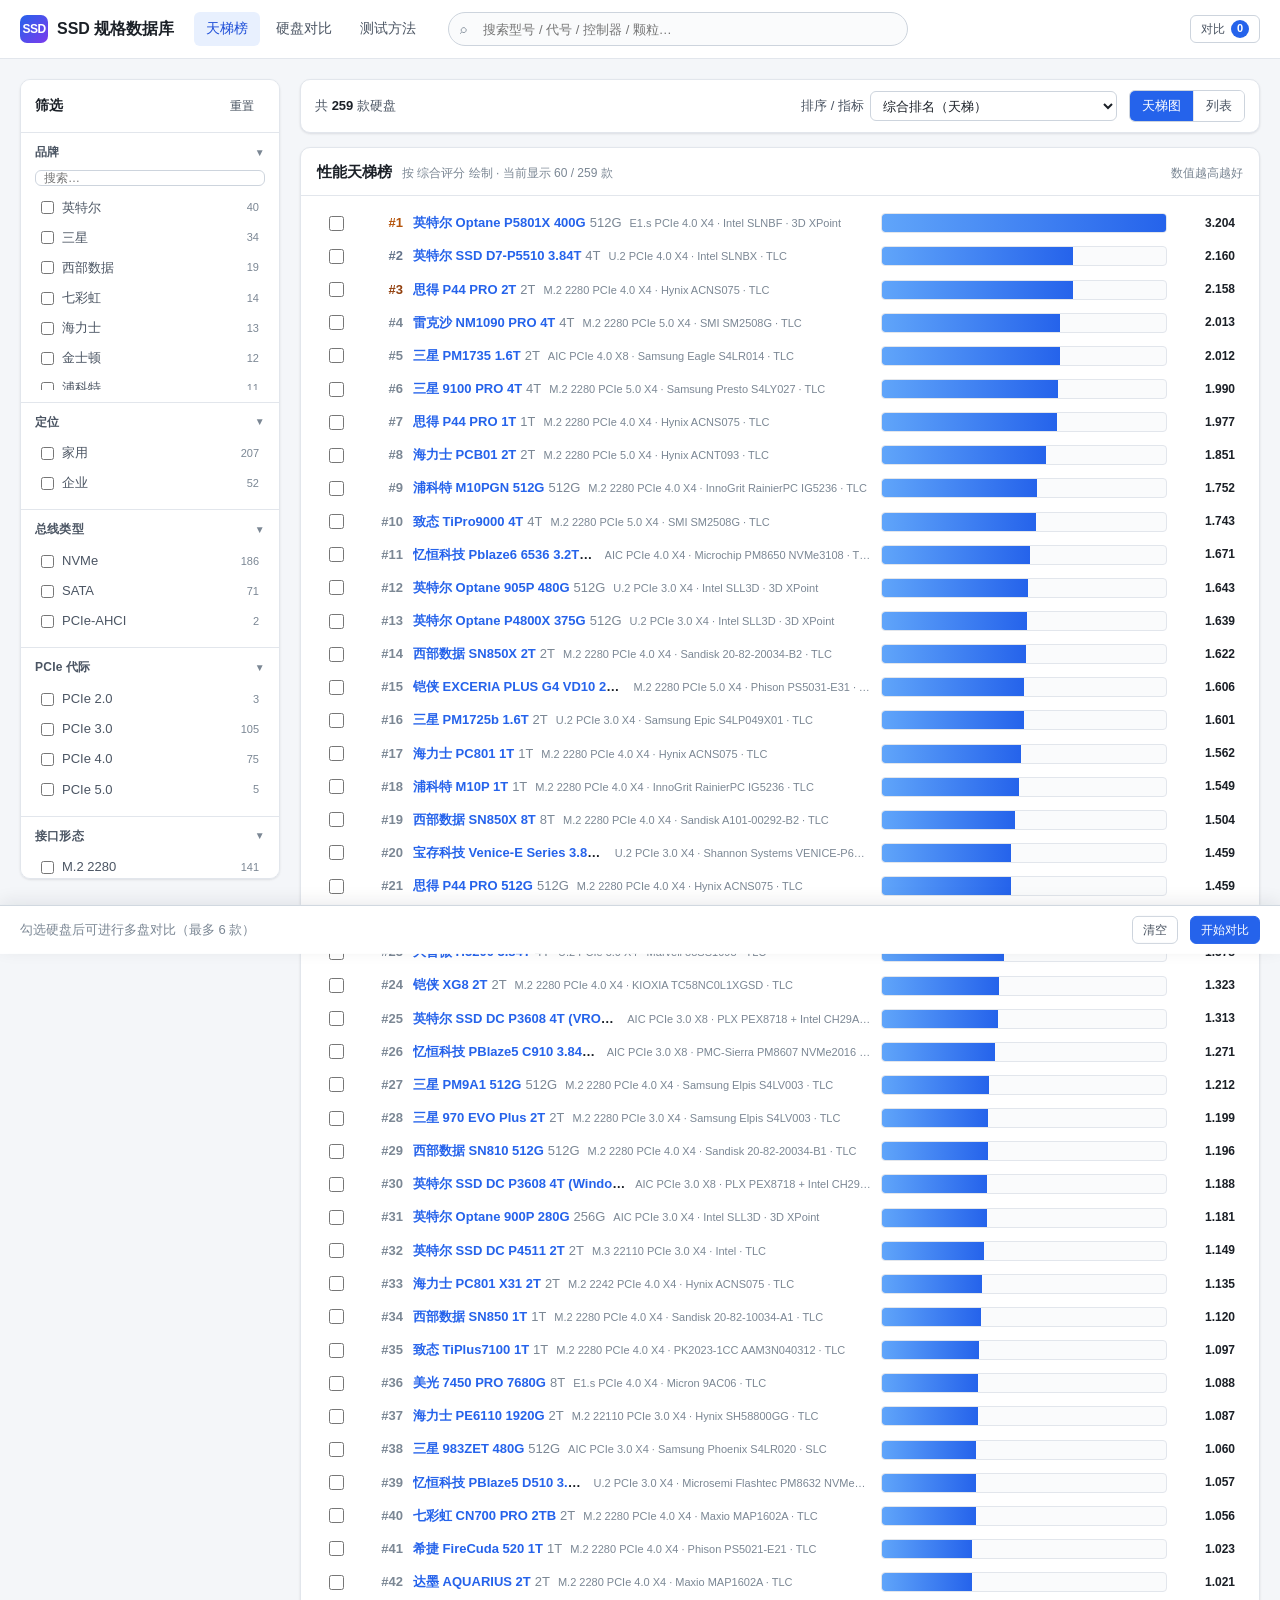
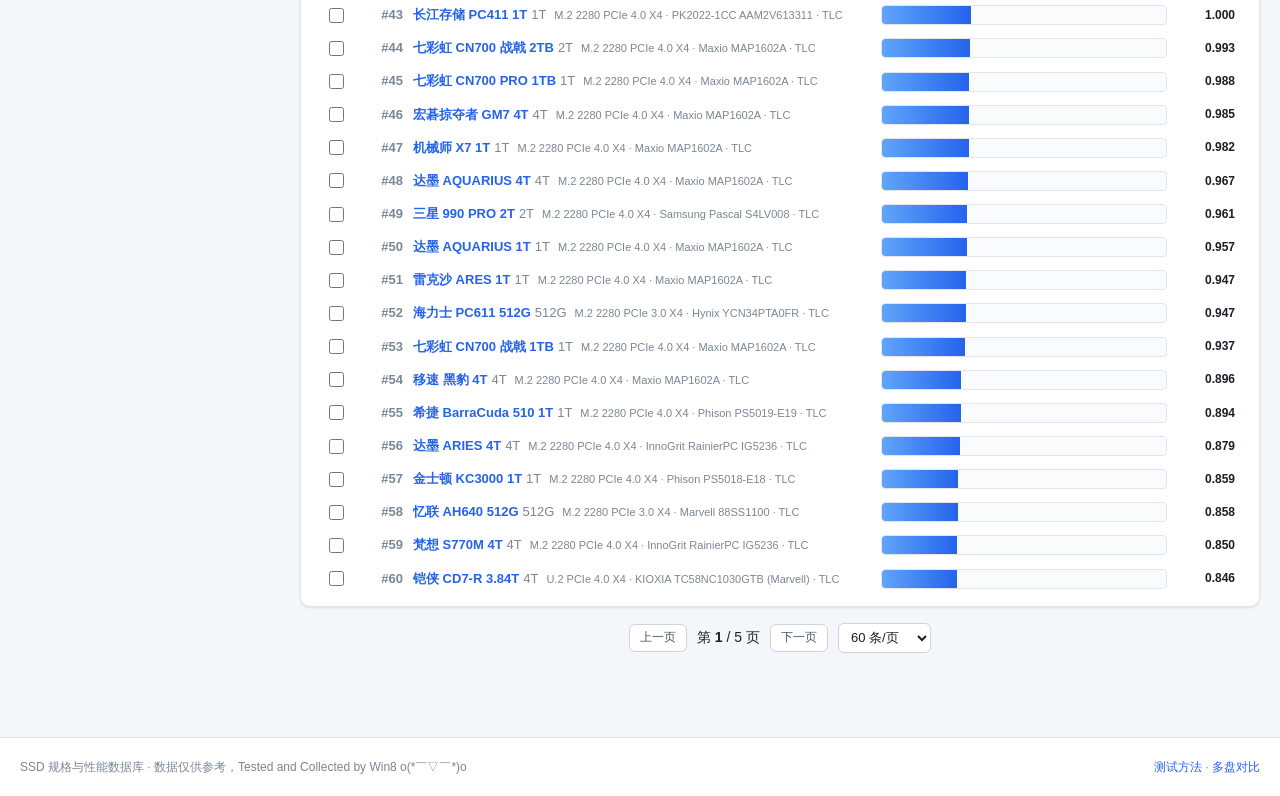
<file: index.html>
<!DOCTYPE html>
<html lang="zh-CN">
<head>
<meta charset="utf-8">
<meta name="viewport" content="width=device-width, initial-scale=1">
<title>SSD 规格与性能数据库 · 固态硬盘天梯榜</title>
<meta name="description" content="收录 250+ 款固态硬盘的完整规格与实测跑分，支持按品牌、接口、容量、颗粒筛选，多盘横向对比。">
<link rel="stylesheet" href="assets/css/style.css">
</head>
<body>

<header class="site-header" data-header></header>

<div class="container">
  <div class="layout">
    <!-- ---------------- 筛选侧栏（宽屏常驻；≤1000px 才变成抽屉） ---------------- -->
    <aside>
      <div class="filters" id="filters">
        <div class="filters-head">
          <h2>筛选</h2>
          <span class="spacer"></span>
          <button class="btn btn-sm btn-ghost" id="resetFilters">重置</button>
          <button class="btn btn-sm btn-ghost drawer-close" id="filterClose" title="收起筛选">收起 ✕</button>
        </div>
        <div id="chips" class="chips" style="display:none"></div>
        <div id="filterGroups"></div>
      </div>
    </aside>
    <div class="drawer-backdrop" id="drawerBackdrop"></div>

    <!-- ---------------- 主区 ---------------- -->
    <main>
      <div class="toolbar">
        <button class="btn btn-sm" id="filterToggle" aria-expanded="false" aria-controls="filters">
          筛选<span class="filter-badge" id="filterBadge" hidden>0</span>
        </button>
        <span class="count">共 <b id="countNum">0</b> 款硬盘</span>
        <span class="spacer"></span>
        <label class="field">排序 / 指标
          <select class="control" id="sortBy">
            <option value="rank">综合排名（天梯）</option>
            <option value="overall">综合评分</option>
            <option value="bandwidth">读写速度比</option>
            <option value="latency">响应速度比</option>
            <option value="theoretical">理论性能比</option>
            <option value="cdmSeqR">CDM 顺序读取 (MB/s)</option>
            <option value="cdmSeqW">CDM 顺序写入 (MB/s)</option>
            <option value="cdm4kR">CDM 4K 随机读 (MB/s)</option>
            <option value="asssdSeqR">AS SSD 顺序读取 (MB/s)</option>
            <option value="accR">AS SSD 访问延迟·读 (ms, 越低越好)</option>
            <option value="seqRead">标称顺序读取 (MB/s)</option>
            <option value="capacityGB">容量 (GB)</option>
          </select>
        </label>
        <div class="seg" id="viewSeg">
          <button data-view="ladder" class="on">天梯图</button>
          <button data-view="table">列表</button>
        </div>
      </div>

      <div id="results" class="panel">
        <div class="loading">正在加载数据…</div>
      </div>

      <div class="pager" id="pager"></div>
    </main>
  </div>
</div>

<footer class="site-footer">
  <div class="container">
    <span>SSD 规格与性能数据库 · 数据仅供参考，Tested and Collected by Win8 o(*￣▽￣*)o</span>
    <span><a href="about.html">测试方法</a> · <a href="compare.html">多盘对比</a></span>
  </div>
</footer>

<script src="assets/js/core.js"></script>
<script src="assets/js/chart.js"></script>
<script src="assets/js/home.js"></script>
</body>
</html>
</file>
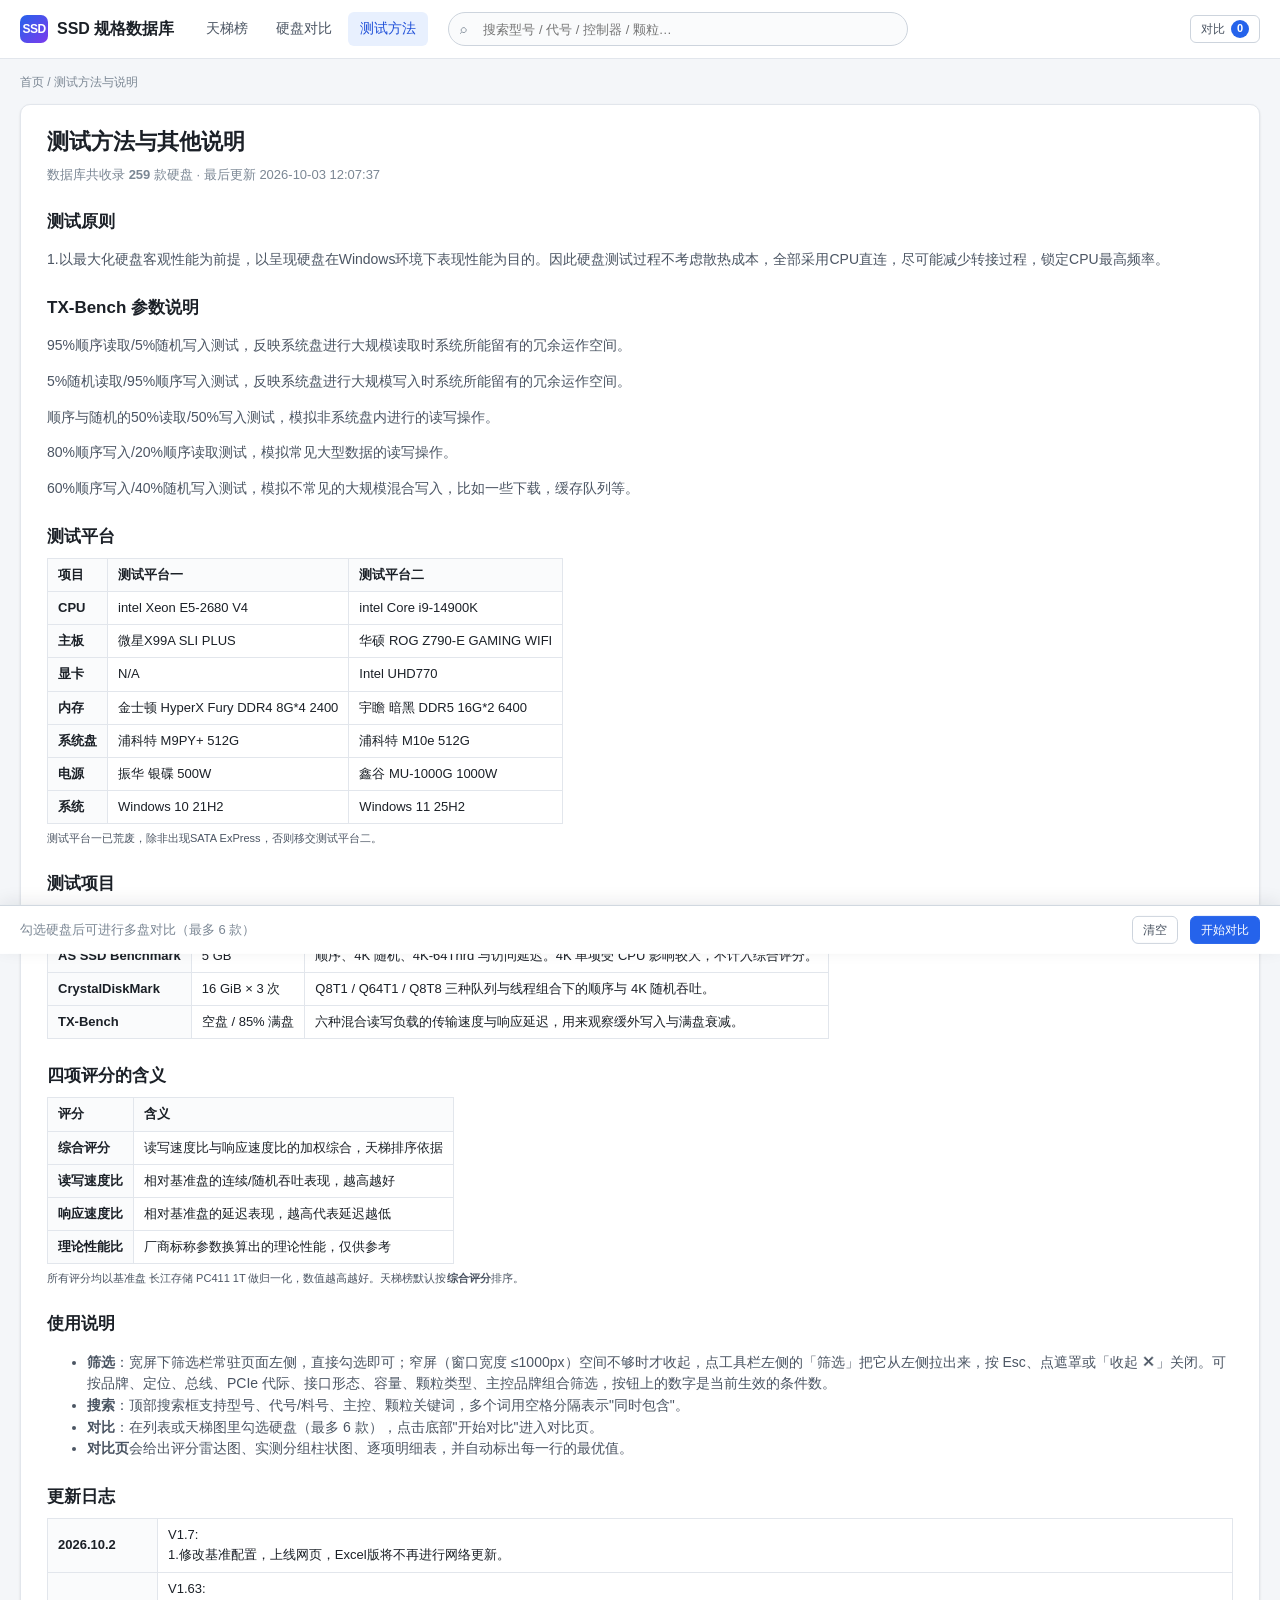
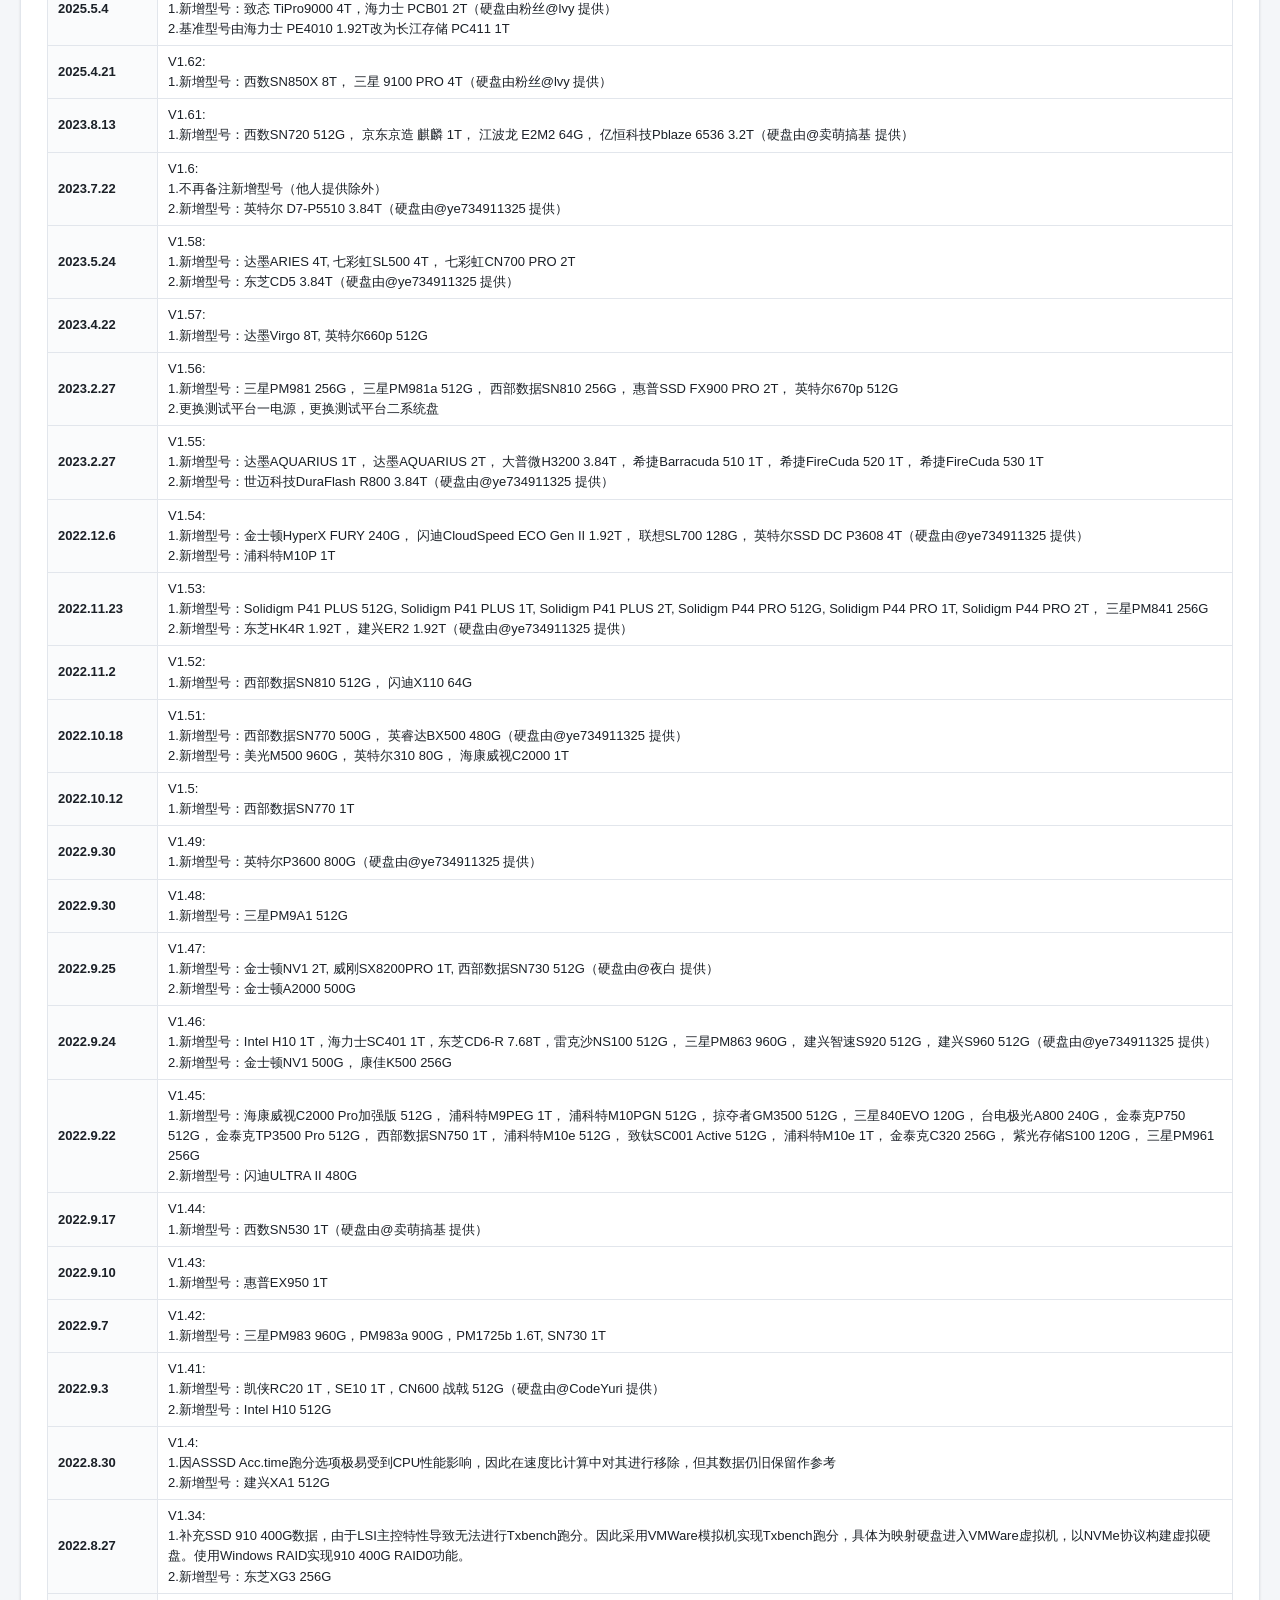
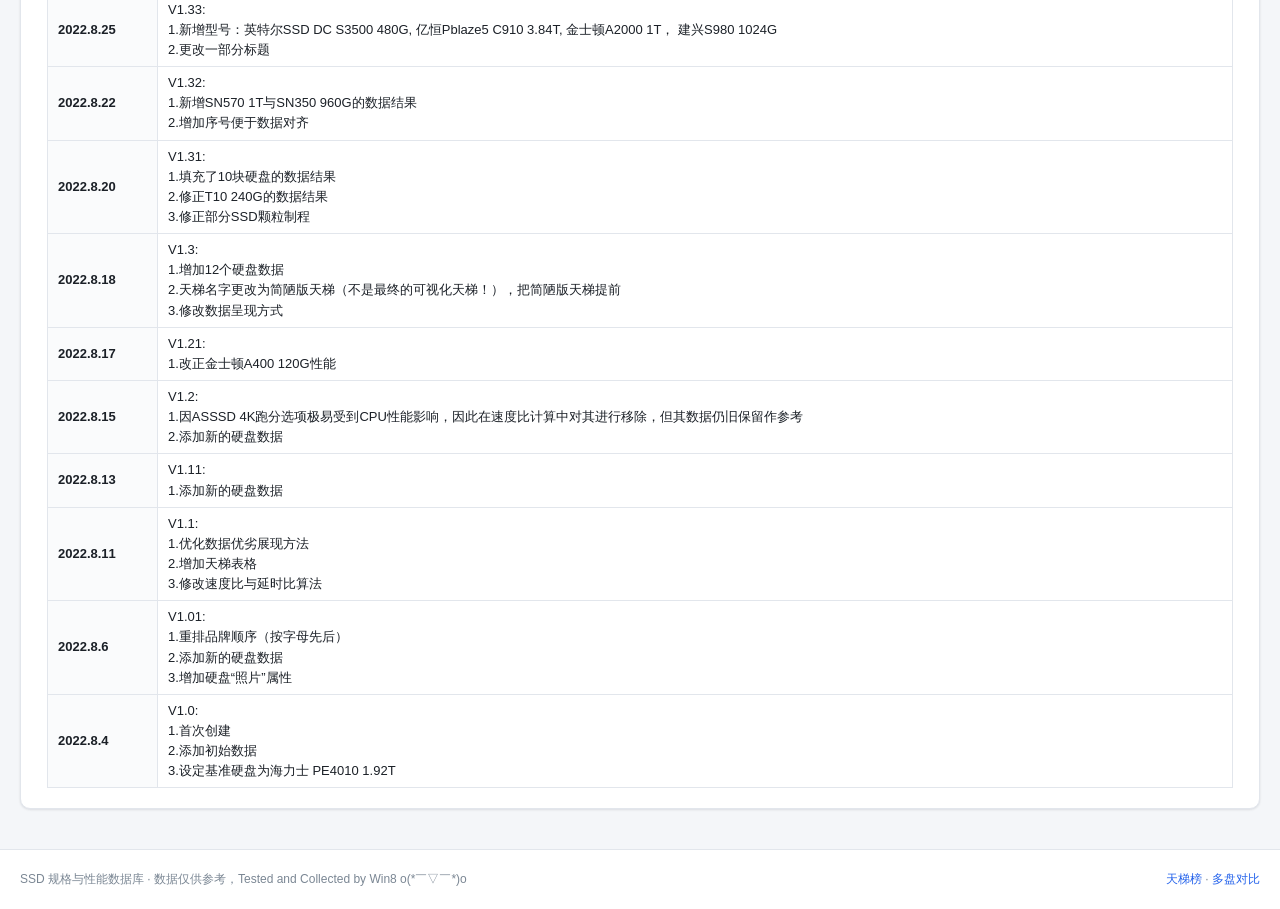
<file: about.html>
<!DOCTYPE html>
<html lang="zh-CN">
<head>
<meta charset="utf-8">
<meta name="viewport" content="width=device-width, initial-scale=1">
<title>测试方法与说明 · SSD 规格与性能数据库</title>
<link rel="stylesheet" href="assets/css/style.css">
</head>
<body>

<header class="site-header" data-header></header>

<div class="container">
  <nav class="breadcrumb"><a href="index.html">首页</a> / <span>测试方法与说明</span></nav>
  <div id="content" class="prose panel" style="margin:12px 0 40px;padding:20px 26px">
    <div class="loading">正在加载…</div>
  </div>
</div>

<footer class="site-footer">
  <div class="container">
    <span>SSD 规格与性能数据库 · 数据仅供参考，Tested and Collected by Win8 o(*￣▽￣*)o</span>
    <span><a href="index.html">天梯榜</a> · <a href="compare.html">多盘对比</a></span>
  </div>
</footer>

<script src="assets/js/core.js"></script>
<script src="assets/js/about.js"></script>
</body>
</html>
</file>
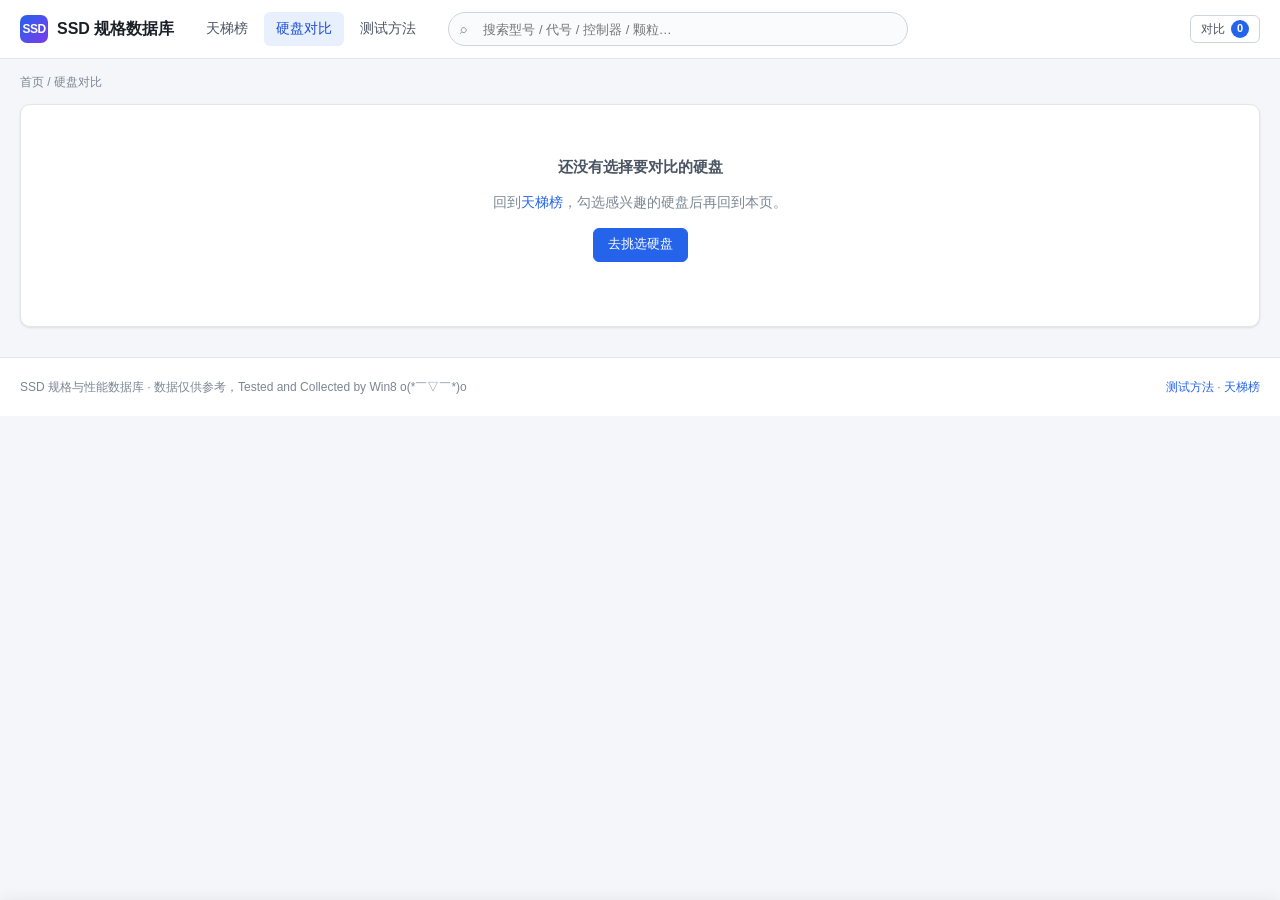
<file: compare.html>
<!DOCTYPE html>
<html lang="zh-CN">
<head>
<meta charset="utf-8">
<meta name="viewport" content="width=device-width, initial-scale=1">
<title>多盘对比 · SSD 规格与性能数据库</title>
<link rel="stylesheet" href="assets/css/style.css">
</head>
<body>

<header class="site-header" data-header></header>

<div class="container">
  <nav class="breadcrumb"><a href="index.html">首页</a> / <span>硬盘对比</span></nav>
  <div id="content" style="margin:12px 0 30px"><div class="loading">正在加载…</div></div>
</div>

<footer class="site-footer">
  <div class="container">
    <span>SSD 规格与性能数据库 · 数据仅供参考，Tested and Collected by Win8 o(*￣▽￣*)o</span>
    <span><a href="about.html">测试方法</a> · <a href="index.html">天梯榜</a></span>
  </div>
</footer>

<script src="assets/js/core.js"></script>
<script src="assets/js/chart.js"></script>
<script src="assets/js/compare.js"></script>
</body>
</html>
</file>
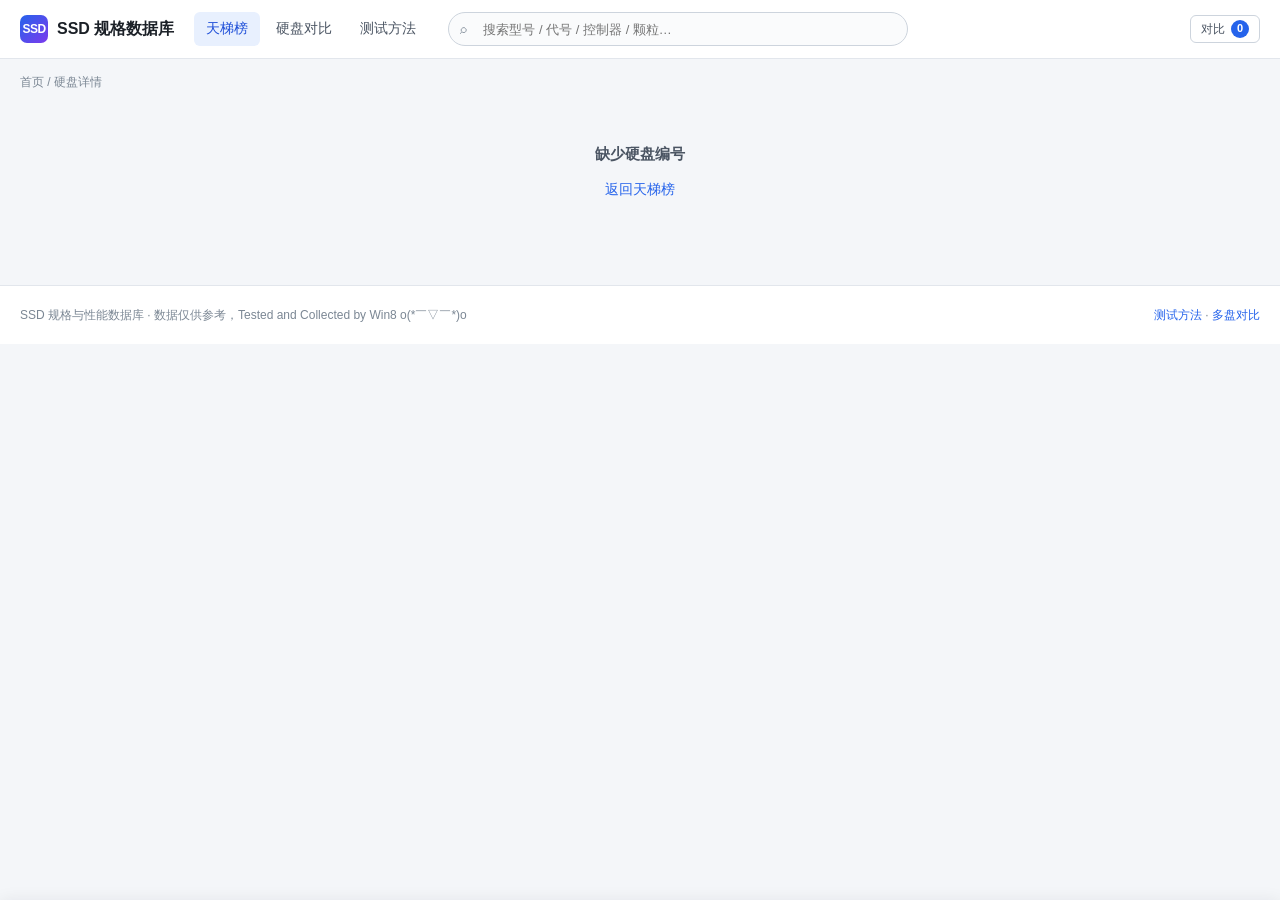
<file: detail.html>
<!DOCTYPE html>
<html lang="zh-CN">
<head>
<meta charset="utf-8">
<meta name="viewport" content="width=device-width, initial-scale=1">
<title>硬盘详情 · SSD 规格与性能数据库</title>
<link rel="stylesheet" href="assets/css/style.css">
</head>
<body>

<header class="site-header" data-header></header>

<div class="container">
  <nav class="breadcrumb">
    <a href="index.html">首页</a> / <span id="crumb">硬盘详情</span>
  </nav>
  <div id="content"><div class="loading">正在加载…</div></div>
</div>

<footer class="site-footer">
  <div class="container">
    <span>SSD 规格与性能数据库 · 数据仅供参考，Tested and Collected by Win8 o(*￣▽￣*)o</span>
    <span><a href="about.html">测试方法</a> · <a href="compare.html">多盘对比</a></span>
  </div>
</footer>

<script src="assets/js/core.js"></script>
<script src="assets/js/chart.js"></script>
<script src="assets/js/detail.js"></script>
</body>
</html>
</file>
<file: assets/css/style.css>
/* ============================================================
   SSD 数据库 · 样式表
   ============================================================ */

:root {
  --bg:            #f4f6f9;
  --surface:       #ffffff;
  --surface-2:     #fafbfc;
  --border:        #e2e6ec;
  --border-strong: #cdd4dd;
  --text:          #1b2027;
  --text-2:        #4b5563;
  --muted:         #7b8794;
  --accent:        #2563eb;
  --accent-soft:   #e8f0fe;
  --accent-dark:   #1d4ed8;
  --good:          #16a34a;
  --warn:          #d97706;
  --radius:        10px;
  --radius-sm:     6px;
  --shadow:        0 1px 2px rgba(16,24,40,.05), 0 1px 3px rgba(16,24,40,.06);
  --shadow-md:     0 4px 12px rgba(16,24,40,.10);
  --mono: ui-monospace, "SFMono-Regular", "Cascadia Mono", Consolas, "Liberation Mono", monospace;
}

* { box-sizing: border-box; }

html, body {
  margin: 0;
  padding: 0;
  background: var(--bg);
  color: var(--text);
  font-family: -apple-system, BlinkMacSystemFont, "Segoe UI", "PingFang SC",
               "Hiragino Sans GB", "Microsoft YaHei", "Source Han Sans SC", sans-serif;
  font-size: 14px;
  line-height: 1.55;
  -webkit-font-smoothing: antialiased;
}

a { color: var(--accent); text-decoration: none; }
a:hover { color: var(--accent-dark); text-decoration: underline; }

.container { max-width: 1440px; margin: 0 auto; padding: 0 20px; }

/* ---------------- Header ---------------- */

.site-header {
  background: var(--surface);
  border-bottom: 1px solid var(--border);
  position: sticky;
  top: 0;
  z-index: 50;
}
.site-header .container {
  display: flex;
  align-items: center;
  gap: 20px;
  height: 58px;
}
.logo {
  display: flex;
  align-items: center;
  gap: 9px;
  font-weight: 700;
  font-size: 16px;
  color: var(--text);
  white-space: nowrap;
}
.logo:hover { text-decoration: none; color: var(--text); }
.logo-mark {
  width: 28px; height: 28px;
  border-radius: 7px;
  background: linear-gradient(135deg, #2563eb, #7c3aed);
  color: #fff;
  display: grid; place-items: center;
  font-size: 12px; font-weight: 800;
  letter-spacing: -.5px;
}
.nav { display: flex; gap: 4px; }
.nav a {
  padding: 6px 12px;
  border-radius: var(--radius-sm);
  color: var(--text-2);
  font-weight: 500;
}
.nav a:hover { background: var(--surface-2); color: var(--text); text-decoration: none; }
.nav a.active { background: var(--accent-soft); color: var(--accent-dark); }

.header-search { flex: 1; max-width: 460px; position: relative; }
.header-search input {
  width: 100%;
  height: 34px;
  padding: 0 12px 0 34px;
  border: 1px solid var(--border-strong);
  border-radius: 999px;
  background: var(--surface-2);
  font-size: 13px;
  color: var(--text);
  outline: none;
}
.header-search input:focus { border-color: var(--accent); background: #fff; }
.header-search .icon {
  position: absolute; left: 12px; top: 50%; transform: translateY(-50%);
  color: var(--muted); font-size: 13px; pointer-events: none;
}
.header-actions { margin-left: auto; display: flex; align-items: center; gap: 10px; }

.btn {
  display: inline-flex; align-items: center; gap: 6px;
  height: 34px; padding: 0 14px;
  border: 1px solid var(--border-strong);
  background: var(--surface);
  color: var(--text-2);
  border-radius: var(--radius-sm);
  font-size: 13px; font-weight: 500;
  cursor: pointer;
  font-family: inherit;
  white-space: nowrap;
}
.btn:hover { background: var(--surface-2); color: var(--text); }
.btn-primary {
  background: var(--accent); border-color: var(--accent); color: #fff;
}
.btn-primary:hover { background: var(--accent-dark); border-color: var(--accent-dark); color: #fff; }
.btn-sm { height: 28px; padding: 0 10px; font-size: 12px; }
.btn-ghost { border-color: transparent; background: transparent; }
.btn-ghost:hover { background: var(--surface-2); }

.badge-count {
  display: inline-grid; place-items: center;
  min-width: 18px; height: 18px; padding: 0 5px;
  border-radius: 9px; background: var(--accent); color: #fff;
  font-size: 11px; font-weight: 700;
}

/* ---------------- Layout ---------------- */

/* 宽屏（>1000px）空间够用：筛选栏常驻在左侧，不提供「收起」入口。
   窄屏（≤1000px）空间不够：筛选变成从左侧滑出的抽屉 + 遮罩，由工具栏「筛选」拉出。
   注意：宽屏必须是两列且 aside 真的渲染出来，不能再用 display:none + "0 1fr"，
   否则 main 会成为唯一网格项、被自动排布进 0 宽的首列，天梯图整个被压没。 */
.layout {
  display: grid;
  grid-template-columns: 260px minmax(0, 1fr);
  gap: 20px;
  padding: 20px 0 60px;
  align-items: start;
}
.layout > aside { display: block; grid-column: 1; grid-row: 1; min-width: 0; }
.layout > main  { display: block; grid-column: 2; grid-row: 1; min-width: 0; }
.drawer-backdrop { display: none; }
/* 抽屉相关控件只属于窄屏，宽屏直接隐掉，避免出现「点了却没反应」 */
#filterToggle, .drawer-close { display: none; }

@media (max-width: 1000px) {
  .layout, .layout.filters-open { grid-template-columns: minmax(0, 1fr); gap: 0; }
  .layout > main, .layout.filters-open > main { grid-column: 1; }
  #filterToggle { display: inline-flex; }
  .drawer-close { display: inline-flex; }
  .layout > aside {
    display: block;
    position: fixed; top: 0; bottom: 0; left: 0;
    width: min(88vw, 320px); padding: 12px;
    z-index: 80; overflow: auto;
    background: var(--bg);
    box-shadow: 0 12px 40px rgba(15, 23, 42, .18);
    transform: translateX(-105%);
    /* 收起时连同 visibility 一起隐藏，避免 Tab 键把焦点送进看不见的抽屉里 */
    visibility: hidden;
    transition: transform .22s ease, visibility .22s ease;
  }
  .layout.filters-open > aside { transform: none; visibility: visible; }
  .layout > aside .filters { position: static; max-height: none; }
  .layout.filters-open .drawer-backdrop {
    display: block;
    position: fixed; inset: 0; z-index: 70;
    background: rgba(15, 23, 42, .35);
  }
}

/* ---------------- Filter panel ---------------- */

.filters {
  background: var(--surface);
  border: 1px solid var(--border);
  border-radius: var(--radius);
  box-shadow: var(--shadow);
  position: sticky;
  top: 78px;
  max-height: calc(100vh - 100px);
  overflow: auto;
}
.filters-head {
  display: flex; align-items: center; justify-content: space-between;
  padding: 12px 14px;
  border-bottom: 1px solid var(--border);
}
.filters-head h2 { margin: 0; font-size: 14px; font-weight: 700; }
.fgroup { border-bottom: 1px solid var(--border); padding: 10px 14px 12px; }
.fgroup:last-child { border-bottom: none; }
.fgroup > h3 {
  margin: 0 0 8px;
  font-size: 12px; font-weight: 700; color: var(--text-2);
  letter-spacing: .02em;
  display: flex; align-items: center; justify-content: space-between;
  cursor: pointer;
  user-select: none;
}
.fgroup > h3 .caret { color: var(--muted); font-size: 10px; transition: transform .15s; }
.fgroup.collapsed > h3 .caret { transform: rotate(-90deg); }
.fgroup.collapsed .fgroup-body { display: none; }

.fgroup-body { display: flex; flex-direction: column; gap: 2px; max-height: 260px; overflow: auto; }
.fgroup-body.scroll { max-height: 220px; }
.fopt {
  display: flex; align-items: center; gap: 8px;
  padding: 4px 6px; border-radius: var(--radius-sm);
  cursor: pointer; font-size: 13px; color: var(--text-2);
}
.fopt:hover { background: var(--surface-2); }
.fopt input { accent-color: var(--accent); margin: 0; cursor: pointer; }
.fopt .n { margin-left: auto; color: var(--muted); font-size: 11px; font-variant-numeric: tabular-nums; }
.fopt.disabled { opacity: .4; }
.brand-search {
  width: 100%; height: 28px; padding: 0 8px; margin-bottom: 6px;
  border: 1px solid var(--border-strong); border-radius: var(--radius-sm);
  font-size: 12px; font-family: inherit; outline: none;
}
.brand-search:focus { border-color: var(--accent); }

.chips { display: flex; flex-wrap: wrap; gap: 6px; padding: 10px 14px; border-bottom: 1px solid var(--border); }
.drawer-close { margin-left: 6px; }
.filter-badge {
  display: inline-grid; place-items: center;
  min-width: 17px; height: 17px; padding: 0 5px; margin-left: 6px;
  border-radius: 9px; background: var(--accent); color: #fff;
  font-size: 11px; font-weight: 700;
}
.filter-badge[hidden] { display: none; }
.chip {
  display: inline-flex; align-items: center; gap: 5px;
  padding: 2px 6px 2px 9px;
  background: var(--accent-soft); color: var(--accent-dark);
  border-radius: 999px; font-size: 12px;
}
.chip button {
  border: none; background: none; color: var(--accent-dark);
  cursor: pointer; font-size: 13px; line-height: 1; padding: 0 2px;
}

/* ---------------- Toolbar ---------------- */

.toolbar {
  display: flex; align-items: center; gap: 12px; flex-wrap: wrap;
  background: var(--surface);
  border: 1px solid var(--border);
  border-radius: var(--radius);
  box-shadow: var(--shadow);
  padding: 10px 14px;
  margin-bottom: 14px;
}
.toolbar .count { font-size: 13px; color: var(--text-2); }
.toolbar .count b { color: var(--text); font-variant-numeric: tabular-nums; }
.spacer { flex: 1; }
.field { display: flex; align-items: center; gap: 6px; font-size: 13px; color: var(--text-2); }
select.control {
  height: 30px; padding: 0 8px;
  border: 1px solid var(--border-strong); border-radius: var(--radius-sm);
  background: var(--surface); font-size: 13px; font-family: inherit; color: var(--text);
  cursor: pointer; outline: none;
}
select.control:focus { border-color: var(--accent); }

.seg { display: inline-flex; border: 1px solid var(--border-strong); border-radius: var(--radius-sm); overflow: hidden; }
.seg button {
  border: none; background: var(--surface); color: var(--text-2);
  padding: 0 12px; height: 30px; font-size: 13px; cursor: pointer; font-family: inherit;
}
.seg button + button { border-left: 1px solid var(--border); }
.seg button.on { background: var(--accent); color: #fff; }

/* 图表方式切换条 */
.viewbar {
  display: flex; align-items: center; gap: 10px; flex-wrap: wrap;
  padding: 8px 10px; margin-bottom: 12px;
  background: var(--surface-2); border: 1px solid var(--border);
  border-radius: var(--radius-sm);
}
.viewbar-label { font-size: 12px; font-weight: 700; color: var(--text-2); }
.viewbar-hint { font-size: 12px; color: var(--muted); flex: 1; min-width: 200px; }
@media (max-width: 640px) { .viewbar-hint { display: none; } }

p.note {
  margin: 10px 0 0; font-size: 12px; color: var(--muted);
  line-height: 1.6; padding-top: 8px; border-top: 1px dashed var(--border);
}

/* 跑分明细表：两款对比时的「差异」列 */
th.delta-head, td.delta {
  background: #f8fafc; border-left: 1px solid var(--border-strong);
  text-align: center; white-space: nowrap;
}
td.delta { font-size: 12px; }
.dpill {
  display: inline-block; padding: 2px 8px; border-radius: 999px;
  font-size: 12px; font-weight: 700; font-variant-numeric: tabular-nums;
}
.dpill.dg { background: #dcfce7; color: #15803d; }   /* 第二块更优 */
.dpill.dr { background: #fee2e2; color: #b91c1c; }   /* 第二块更差 */
.dflat { color: var(--muted); font-size: 12px; }
.na { color: var(--muted); }

/* ---------------- Ladder (天梯图) ---------------- */

.panel {
  background: var(--surface);
  border: 1px solid var(--border);
  border-radius: var(--radius);
  box-shadow: var(--shadow);
  overflow: hidden;
}
.panel-head {
  padding: 12px 16px; border-bottom: 1px solid var(--border);
  display: flex; align-items: baseline; gap: 10px; flex-wrap: wrap;
}
.panel-head h2 { margin: 0; font-size: 15px; font-weight: 700; }
.panel-head .sub { font-size: 12px; color: var(--muted); }
.panel-body { padding: 12px 16px; }

.ladder { display: flex; flex-direction: column; gap: 3px; }
.lrow {
  display: grid;
  /* 复选框恒为第一列。以前宽屏用 position:absolute 把它挪到行外，
     窗口一拉宽就会飘到面板外面/压到排名上，所以改成始终占一个正常栅格列。 */
  grid-template-columns: 22px 46px minmax(140px, 1.6fr) minmax(110px, 1fr) 58px;
  align-items: center;
  gap: 10px;
  padding: 5px 8px;
  border-radius: var(--radius-sm);
  cursor: pointer;
}
.lrow:hover { background: var(--surface-2); }
.lrow .rk {
  font-variant-numeric: tabular-nums; font-weight: 700; font-size: 13px;
  color: var(--muted); text-align: right;
}
.lrow.top1 .rk { color: #b45309; }
.lrow.top2 .rk { color: #64748b; }
.lrow.top3 .rk { color: #92400e; }
/* 型号与规格的排布必须全表一致：宽屏同一行，窄屏上下两行。
   用 flex 而不是行内流，避免长名字把规格挤到第二行、短名字又留在第一行。 */
.lrow .mid {
  min-width: 0; overflow: hidden;
  display: flex; flex-direction: row; align-items: baseline; gap: 8px;
}
.lrow .name {
  display: block; flex: 0 1 auto; min-width: 0;
  font-size: 13px; font-weight: 600; color: var(--text);
  white-space: nowrap; overflow: hidden; text-overflow: ellipsis;
}
.lrow .name .cap { color: var(--muted); font-weight: 500; margin-left: 4px; }
.lrow .meta {
  display: block; flex: 1 1 auto; min-width: 0;
  font-size: 11px; color: var(--muted);
  white-space: nowrap; overflow: hidden; text-overflow: ellipsis;
}
.lrow .bar {
  width: 100%; height: 20px; background: var(--surface-2);
  border-radius: 4px; overflow: hidden;
  border: 1px solid var(--border);
  min-width: 0;
}
.lrow .bar i {
  display: block; height: 100%;
  background: linear-gradient(90deg, #60a5fa, #2563eb);
  border-radius: 3px 0 0 3px;
}
.lrow .val {
  text-align: right; font-size: 12px; font-weight: 700;
  font-variant-numeric: tabular-nums; color: var(--text);
}
.lrow .pick { display: flex; align-items: center; justify-content: center; }
.lrow .pick input { accent-color: var(--accent); cursor: pointer; width: 15px; height: 15px; margin: 0; }
/* 窄屏时型号与规格改为上下两行——全表统一，不会出现有的行一行有的行两行 */
@media (max-width: 1200px) {
  .lrow { grid-template-columns: 22px 42px minmax(110px, 1fr) minmax(80px, .9fr) 54px; }
  .lrow .mid { flex-direction: column; align-items: stretch; gap: 0; }
  .lrow .name { flex: 0 0 auto; }
  .lrow .meta { flex: 0 0 auto; }
}
@media (max-width: 620px) {
  .lrow { grid-template-columns: 20px 34px minmax(0, 1fr) 52px; gap: 8px; }
  .lrow .bar { display: none; }
}
.lrow .pick input { accent-color: var(--accent); cursor: pointer; }

/* ---------------- Table ---------------- */

.tablewrap { overflow: auto; }
table.grid {
  width: 100%; border-collapse: collapse; font-size: 13px;
}
table.grid th, table.grid td {
  padding: 8px 10px; text-align: left;
  border-bottom: 1px solid var(--border);
  white-space: nowrap;
}
table.grid th {
  background: var(--surface-2); color: var(--text-2);
  font-weight: 600; font-size: 12px;
  position: sticky; top: 0; z-index: 2;
  cursor: pointer; user-select: none;
}
table.grid th:hover { color: var(--text); }
table.grid th .arrow { color: var(--accent); font-size: 10px; }
table.grid td.num, table.grid th.num { text-align: right; font-variant-numeric: tabular-nums; }
table.grid tbody tr:hover { background: var(--surface-2); }
table.grid tbody tr.picked { background: var(--accent-soft); }
table.grid .cell-name { font-weight: 600; }
table.grid .cell-sub { color: var(--muted); font-size: 11px; white-space: nowrap; overflow: hidden; text-overflow: ellipsis; max-width: 260px; }

.tag {
  display: inline-block; padding: 1px 7px; border-radius: 999px;
  font-size: 11px; font-weight: 600; line-height: 18px;
}
.tag-nvme  { background: #e0e7ff; color: #3730a3; }
.tag-sata  { background: #fef3c7; color: #92400e; }
.tag-other { background: #f1f5f9; color: #475569; }
.tag-ent   { background: #dcfce7; color: #166534; }
.tag-home  { background: #f1f5f9; color: #475569; }

/* ---------------- Compare tray ---------------- */

.tray {
  position: fixed; left: 0; right: 0; bottom: 0; z-index: 60;
  background: var(--surface);
  border-top: 1px solid var(--border-strong);
  box-shadow: 0 -4px 16px rgba(16,24,40,.08);
  transform: translateY(110%);
  transition: transform .2s ease;
}
.tray.show { transform: translateY(0); }
.tray .container {
  display: flex; align-items: center; gap: 12px;
  padding-top: 10px; padding-bottom: 10px;
}
.tray-items { display: flex; gap: 8px; overflow-x: auto; flex: 1; }
.tray-item {
  display: flex; align-items: center; gap: 6px;
  padding: 4px 6px 4px 10px; border: 1px solid var(--border);
  border-radius: 999px; background: var(--surface-2);
  font-size: 12px; white-space: nowrap;
}
.tray-item button {
  border: none; background: none; cursor: pointer; color: var(--muted);
  font-size: 14px; line-height: 1; padding: 0 2px;
}
.tray-item button:hover { color: #dc2626; }
.tray-empty { color: var(--muted); font-size: 13px; }

/* ---------------- Detail page ---------------- */

.breadcrumb { font-size: 12px; color: var(--muted); padding: 14px 0 0; }
.breadcrumb a { color: var(--muted); }
.breadcrumb a:hover { color: var(--accent); }

.dhead {
  background: var(--surface); border: 1px solid var(--border);
  border-radius: var(--radius); box-shadow: var(--shadow);
  padding: 18px 20px; margin: 12px 0 16px;
  display: flex; gap: 20px; align-items: flex-start; flex-wrap: wrap;
}
.dhead .title { flex: 1; min-width: 260px; }
.dhead h1 { margin: 0 0 4px; font-size: 22px; font-weight: 700; line-height: 1.3; }
.dhead .brandline { font-size: 13px; color: var(--muted); }
.dhead .pn { font-family: var(--mono); font-size: 12px; color: var(--text-2); }

.scorecards { display: grid; grid-template-columns: repeat(auto-fit, minmax(130px, 1fr)); gap: 10px; min-width: 320px; }
.scard {
  border: 1px solid var(--border); border-radius: var(--radius-sm);
  padding: 10px 12px; background: var(--surface-2);
}
.scard .k { font-size: 11px; color: var(--muted); }
.scard .v { font-size: 20px; font-weight: 800; font-variant-numeric: tabular-nums; line-height: 1.2; }
.scard .v small { font-size: 11px; color: var(--muted); font-weight: 600; margin-left: 3px; }
.scard.hero { background: linear-gradient(135deg, #eff6ff, #f5f3ff); border-color: #c7d7fb; }
.scard.hero .v { color: var(--accent-dark); }

.kv-table { width: 100%; border-collapse: collapse; font-size: 13px; }
.kv-table th, .kv-table td { padding: 7px 10px; border-bottom: 1px solid var(--border); vertical-align: top; }
.kv-table th { width: 120px; color: var(--muted); font-weight: 600; text-align: left; background: var(--surface-2); }
.kv-table td { word-break: break-word; }

.tabs { display: flex; gap: 2px; border-bottom: 1px solid var(--border); margin-bottom: 0; flex-wrap: wrap; }
.tabs button {
  border: none; background: none; padding: 9px 14px; font-size: 13px;
  color: var(--text-2); cursor: pointer; font-family: inherit; font-weight: 500;
  border-bottom: 2px solid transparent; margin-bottom: -1px;
}
.tabs button:hover { color: var(--text); }
.tabs button.on { color: var(--accent); border-bottom-color: var(--accent); font-weight: 700; }
.tabpane { display: none; padding: 16px; }
.tabpane.on { display: block; }

.cols2 { display: grid; grid-template-columns: 1fr 1fr; gap: 16px; }
@media (max-width: 900px) { .cols2 { grid-template-columns: 1fr; } }

/* 固定两列：柱状图两两并列、条形图靠 .span-all 占满整行，
   排布由 JS 按「图形类型」决定（见 core.js renderChartGrid）。
   窄屏降为单列，两种图都不再并列。 */
.bench-grid { display: grid; grid-template-columns: repeat(2, minmax(0, 1fr)); gap: 16px 20px; }
@media (max-width: 900px) { .bench-grid { grid-template-columns: minmax(0, 1fr); } }

.mini-note { font-size: 11px; color: var(--muted); margin-top: 6px; }

/* ---------------- Charts ---------------- */

.chart { width: 100%; }
.chart svg { display: block; width: 100%; height: auto; overflow: visible; }
.chart-title { font-size: 13px; font-weight: 700; margin: 0 0 2px; }
.chart-sub { font-size: 11px; color: var(--muted); margin: 0 0 8px; }

/* 容器高度按「图形类型」分开处理，因为两类图的高度成因完全不同：
   - .is-column 柱状图：画布高度由 chart.js 按宽度算（约 0.46×W）。
     同一行两张卡片等宽 → 画布等宽 → 等高，天然对齐，所以**不要写死容器高度**；
     写死会让宽卡片里的柱子被压得又矮又「肥」。
   - .is-bar 横向条形：高度 = 行数 × 行高，本来就是内容高度。
     强行拉高只会让图的上下各留一大块空白 —— 这也是它必须独占一行的原因：
     和柱状图并排时，那份空白正好砸在同一行里。
   以前这里给所有 .chart 定高 268px，结果条形图底部白一条、柱状图变成矮胖记。 */
.bench-grid .span-all, .cols2 .span-all { grid-column: 1 / -1; }

/* ---------------- Compare page ---------------- */

.cmp-columns { display: flex; gap: 10px; flex-wrap: wrap; }
.cmp-col {
  flex: 1 1 190px; min-width: 190px;
  border: 1px solid var(--border); border-radius: var(--radius-sm);
  padding: 10px 12px; background: var(--surface-2);
}
.cmp-col .cname { font-weight: 700; font-size: 13px; }
.cmp-col .cmeta { font-size: 11px; color: var(--muted); }
/* 注意：不要在这里给 button 单独加 margin-top —— 详情是 <a>、移除是 <button>，
   只挑 button 加会让两个按钮高低错开 6px。间距由 .actions 容器统一给。 */
.cmp-col .actions { margin-top: 6px; display: flex; gap: 6px; align-items: stretch; }
.cmp-col .actions > * { margin: 0; }

table.cmp { width: 100%; border-collapse: collapse; font-size: 13px; }
table.cmp th, table.cmp td { padding: 7px 10px; border-bottom: 1px solid var(--border); }
table.cmp thead th { background: var(--surface-2); vertical-align: bottom; font-size: 12px; }
table.cmp th.metric { text-align: left; width: 200px; }
table.cmp td { text-align: right; font-variant-numeric: tabular-nums; }
table.cmp td.best { font-weight: 800; color: var(--accent-dark); background: #f0f6ff; }
table.cmp tbody tr.section td {
  background: var(--surface-2); font-weight: 700; font-size: 12px; text-align: left; color: var(--text-2);
}
table.cmp td.na { color: #cbd5e1; }

.legend { display: flex; gap: 14px; flex-wrap: wrap; font-size: 12px; color: var(--text-2); margin-top: 8px; }
.legend i { display: inline-block; width: 10px; height: 10px; border-radius: 2px; margin-right: 5px; }

/* ---------------- Misc ---------------- */

.empty {
  padding: 50px 20px; text-align: center; color: var(--muted);
}
.empty h3 { margin: 0 0 6px; color: var(--text-2); font-size: 15px; }

.loading { padding: 40px; text-align: center; color: var(--muted); }

.pager { display: flex; justify-content: center; align-items: center; gap: 10px; padding: 16px 0 4px; }

.notice {
  background: #fffbeb; border: 1px solid #fde68a; color: #92400e;
  border-radius: var(--radius-sm); padding: 8px 12px; font-size: 12px;
}

footer.site-footer {
  border-top: 1px solid var(--border); background: var(--surface);
  padding: 20px 0; color: var(--muted); font-size: 12px; margin-top: 20px;
}
footer.site-footer .container { display: flex; gap: 16px; flex-wrap: wrap; justify-content: space-between; }

.prose h2 { font-size: 17px; margin: 24px 0 8px; }
.prose h3 { font-size: 14px; margin: 18px 0 6px; }
.prose p, .prose li { color: var(--text-2); }
.prose code { background: var(--surface-2); border: 1px solid var(--border); border-radius: 4px; padding: 1px 5px; font-size: 12px; font-family: var(--mono); }
.prose pre { background: var(--surface-2); border: 1px solid var(--border); border-radius: var(--radius-sm); padding: 12px; overflow: auto; font-size: 12px; font-family: var(--mono); }
.prose table { border-collapse: collapse; font-size: 13px; }
.prose th, .prose td { border: 1px solid var(--border); padding: 6px 10px; text-align: left; }
.prose th { background: var(--surface-2); }

/* ---------------- 移动端适配（≤640px：主流手机 CSS 宽度 320–430px） ----------------
   顶栏原本是「不换行的 58px 单行」，375px 宽度下放不下：
   导航链接被压成一字一行竖排、「对比」按钮被挤出屏幕约 96px。
   改为两行：第 1 行 = 标志 + 导航 + 对比；第 2 行 = 搜索框占满整行。
   导航链接强制 white-space:nowrap，从根上杜绝竖排。 */
@media (max-width: 640px) {
  .site-header .container {
    flex-wrap: wrap;
    height: auto;
    padding: 8px 12px;
    gap: 6px 10px;
  }
  .logo > span:last-child { display: none; }   /* 只留 SSD 标志，给导航腾位 */
  .nav { flex: 1 1 auto; justify-content: center; min-width: 0; }
  .nav a { padding: 5px 10px; font-size: 13px; white-space: nowrap; }
  .header-search { order: 3; flex: 1 1 100%; max-width: none; min-width: 0; }
  .header-search input { min-width: 0; }

  /* 工具栏/视图条里的下拉框允许收缩：
     最长选项名（如「AS SSD 访问延迟·读 (ms, 越低越好)」）的固有宽度
     不再撑出横向滚动；筛选、对比页的控件同理 */
  .field { min-width: 0; }
  select.control { min-width: 0; max-width: 100%; }
  .field select { flex: 1 1 auto; min-width: 0; }
  /* 分段控件（天梯图/列表、图表方式等）不许被 flex 压缩——
     .seg 自带 overflow:hidden，被压缩时会静默裁掉按钮文字 */
  .seg { flex-shrink: 0; }
  .toolbar, .viewbar { padding-left: 12px; padding-right: 12px; }
}
/* 320px 级小屏（iPhone SE 一类）再收一档 */
@media (max-width: 380px) {
  .nav a { padding: 4px 8px; font-size: 12px; }
  .header-actions .btn-sm { padding: 0 8px; }
}
</file>
